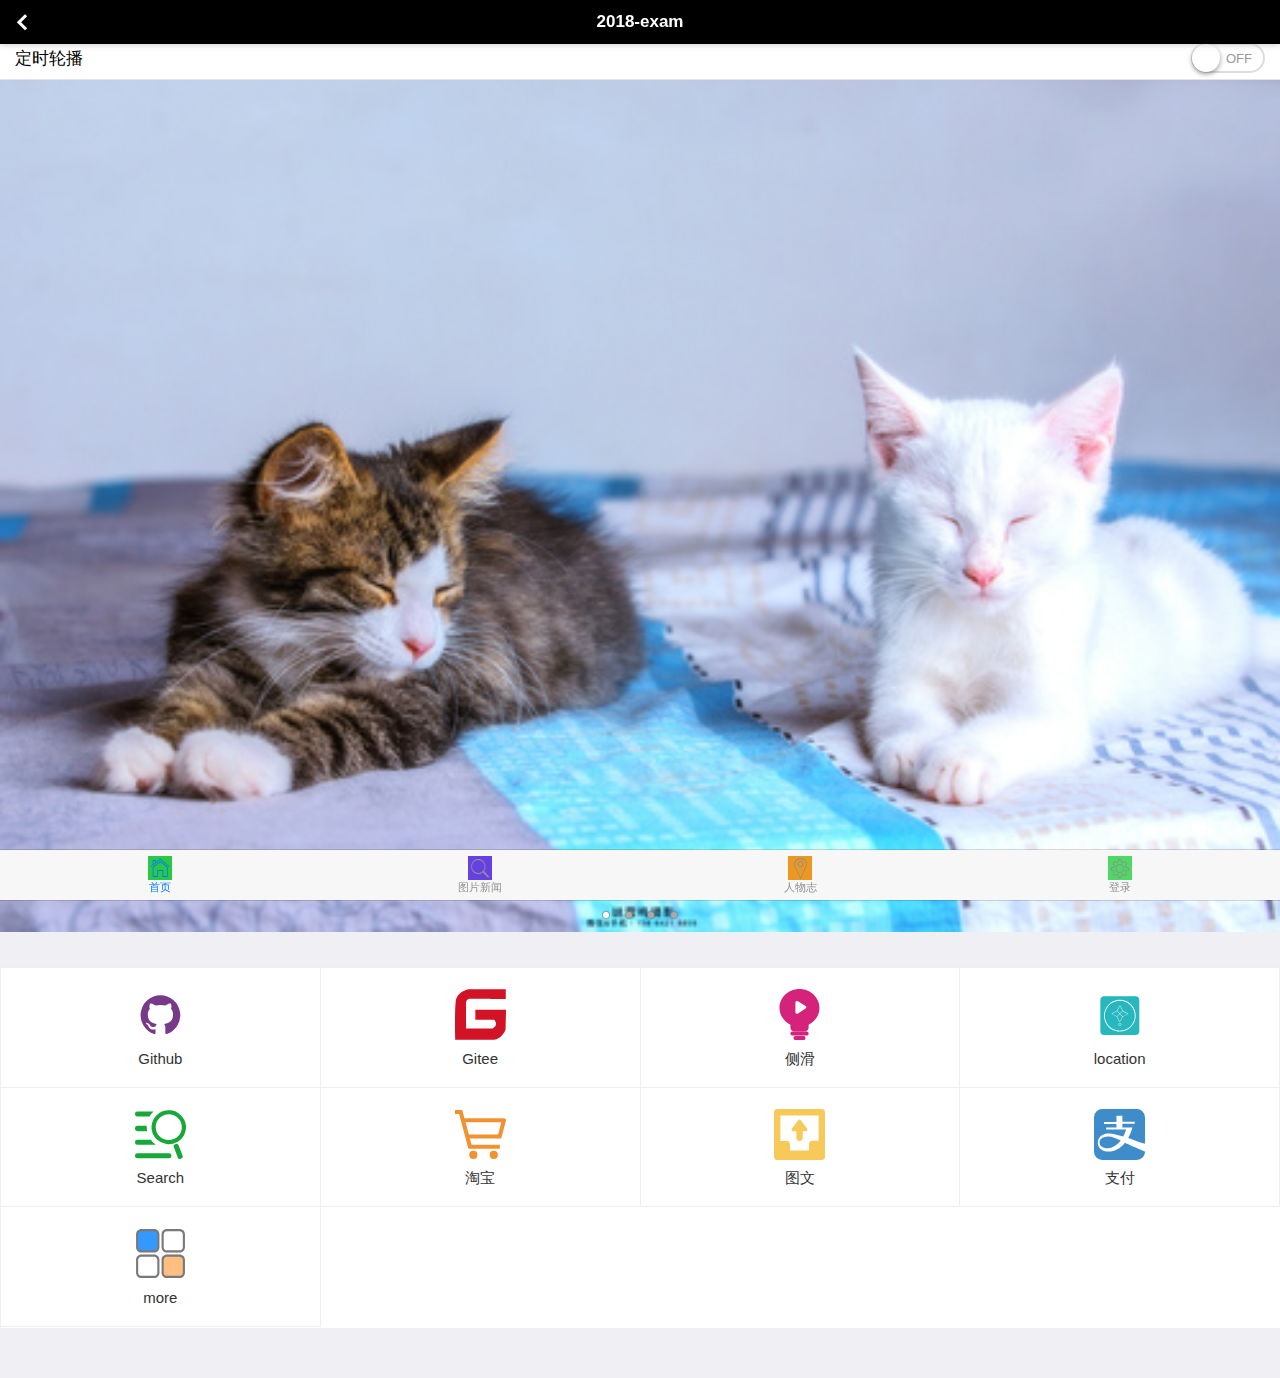
<file: qmks/index.html>
<!DOCTYPE html>
<html>

	<head>
		<meta charset="utf-8">
		<title>Hello MUI</title>
		<meta name="viewport" content="width=device-width, initial-scale=1,maximum-scale=1,user-scalable=no">
		<meta name="apple-mobile-web-app-capable" content="yes">
		<meta name="apple-mobile-web-app-status-bar-style" content="black">

		<!--标准mui.css-->
		<link rel="stylesheet" href="css/mui.min.css">
		<link rel="stylesheet" href="css/exam.css">
		<link rel="stylesheet" href="css/app.css">
		<link rel="stylesheet" href="css/iconfont.css">
		<!--App自定义的css-->
		<!--<link rel="stylesheet" type="text/css" href="../css/app.css"/>-->
	</head>

<style>
.icon {
  width: 3em;
  height: 3em;
  vertical-align: -0.15em;
  fill: currentColor;
  overflow: hidden;
}
</style>



	<body>
		<header class="mui-bar mui-bar-nav">
			<a class="mui-action-back mui-icon mui-icon-left-nav mui-pull-left"></a>
			<h1 class="mui-title">2018-exam</h1>
		</header>
		<div class="mui-content">
			<ul class="mui-table-view mui-table-view-chevron">
				<li id="switch" class="mui-table-view-cell">
					定时轮播
					<div class="mui-switch">
						<div class="mui-switch-handle"></div>
					</div>
				</li>
			</ul>
		</div>
		<div id="slider" class="mui-slider" >
			<div class="mui-slider-group mui-slider-loop">
				<!-- 额外增加的一个节点(循环轮播：第一个节点是最后一张轮播) -->
				<div class="mui-slider-item mui-slider-item-duplicate">
					<a href="#">
						<img src="images/yuantiao.jpg">
					</a>
				</div>
				<!-- 第一张 -->
				<div class="mui-slider-item">
					<a href="#">
						<img src="images/shuijiao.jpg">
					</a>
				</div>
				<!-- 第二张 -->
				<div class="mui-slider-item">
					<a href="#">
						<img src="images/muwu.jpg">
					</a>
				</div>
				<!-- 第三张 -->
				<div class="mui-slider-item">
					<a href="#">
						<img src="images/cbd.jpg">
					</a>
				</div>
				<!-- 第四张 -->
				<div class="mui-slider-item">
					<a href="#">
						<img src="images/yuantiao.jpg">
					</a>
				</div>
				<!-- 额外增加的一个节点(循环轮播：最后一个节点是第一张轮播) -->
				<div class="mui-slider-item mui-slider-item-duplicate">
					<a href="#">
						<img src="images/shuijiao.jpg">
					</a>
				</div>
			</div>
			<div class="mui-slider-indicator">
				<div class="mui-indicator mui-active"></div>
				<div class="mui-indicator"></div>
				<div class="mui-indicator"></div>
				<div class="mui-indicator"></div>
			</div>
		</div>
		<nav class="mui-bar mui-bar-tab">
		    <a class="mui-tab-item mui-active" href="index.html">
		        <span class="mui-icon mui-icon-home"></span>
		        <span class="mui-tab-label">首页</span>
		    </a>
		    <a class="mui-tab-item" href="imageviewer.html">
		        <span class="mui-icon mui-icon-search"></span>
		        <span class="mui-tab-label">图片新闻</span>
		    </a>
		    <a class="mui-tab-item" href="page1.html">
		        <span class="mui-icon mui-icon-location"></span>
		        <span class="mui-tab-label">人物志</span>
		    </a>
		    <a class="mui-tab-item" href="login.html">
		        <span class="mui-icon mui-icon-gear"></span>
		        <span class="mui-tab-label">登录</span>
		    </a>
		</nav>

<div class="mui-content">
		        <ul class="mui-table-view mui-grid-view mui-grid-9">
		            <li class="mui-table-view-cell mui-media mui-col-xs-4 mui-col-sm-3"><a href="https://github.com/Crayon2">
		                    <svg class="icon" aria-hidden="true">
                            <use xlink:href="#icon-weibiaoti-_huaban"></use>
                            </svg>
                            <div class="mui-media-body">Github</div></a></li>
		                    
		            <li class="mui-table-view-cell mui-media mui-col-xs-4 mui-col-sm-3" ><a href="https://gitee.com/crayon-heimi">
		                    <svg class="icon" aria-hidden="true">
                            <use xlink:href="#icon-G"></use>
                            </svg>

		                    <div class="mui-media-body">Gitee</div></a></li>
		                    
		            <li class="mui-table-view-cell mui-media mui-col-xs-4 mui-col-sm-3"><a href="offcanvas-drag-left.html">
		                    <svg class="icon" aria-hidden="true">
                            <use xlink:href="#icon-cehua"></use>
                            </svg>
		                    <div class="mui-media-body">侧滑</div></a></li>
		            <li class="mui-table-view-cell mui-media mui-col-xs-4 mui-col-sm-3"><a href="https://www.amap.com/">
		                     <svg class="icon" aria-hidden="true">
                            <use xlink:href="#icon-location"></use>
                            </svg><div class="mui-media-body">location</div></a></li>
		            <li class="mui-table-view-cell mui-media mui-col-xs-4 mui-col-sm-3" ><a href="https://www.baidu.com/">
		                     <svg class="icon" aria-hidden="true">
                            <use xlink:href="#icon-sousuo"></use>
                            </svg><div class="mui-media-body">Search</div></a></li>
		            <li class="mui-table-view-cell mui-media mui-col-xs-4 mui-col-sm-3" ><a href="https://www.taobao.com/">
		                     <svg class="icon" aria-hidden="true">
                            <use xlink:href="#icon-shopping"></use>
                            </svg><div class="mui-media-body">淘宝</div></a></li>
		            <li class="mui-table-view-cell mui-media mui-col-xs-4 mui-col-sm-3"><a href="slider-table-default.html">
		                     <svg class="icon" aria-hidden="true">
                            <use xlink:href="#icon-tuwen"></use>
                            </svg><div class="mui-media-body">图文</div></a></li>
		            <li class="mui-table-view-cell mui-media mui-col-xs-4 mui-col-sm-3" ><a href="beecloud.html">
		                     <svg class="icon" aria-hidden="true">
                            <use xlink:href="#icon-Alipay"></use>
                            </svg> <div class="mui-media-body">支付</div></a></li>
		           <li class="mui-table-view-cell mui-media mui-col-xs-4 mui-col-sm-3"><a href="input.html">
		                    <svg class="icon" aria-hidden="true">
                            <use xlink:href="#icon-gengduo"></use>
                            </svg> <div class="mui-media-body">more</div></a></li>
		        </ul> 
		</div>
		
		                   


<script src="js/iconfont.js"></script>
		<script src="js/mui.min.js"></script>
		<script type="text/javascript" charset="utf-8">
			mui.init({
				swipeBack:true //启用右滑关闭功能
			});
			var slider = mui("#slider");
			document.getElementById("switch").addEventListener('toggle', function(e) {
				if (e.detail.isActive) {
					slider.slider({
						interval: 5000
					});
				} else {
					slider.slider({
						interval: 0
					});
				}
			});
		</script>
	
	<script >
        	mui.init();   	mui('body').on('tap','a',function(){document.location.href=this.href;});
	   </script>

	</body>

</html>
</file>
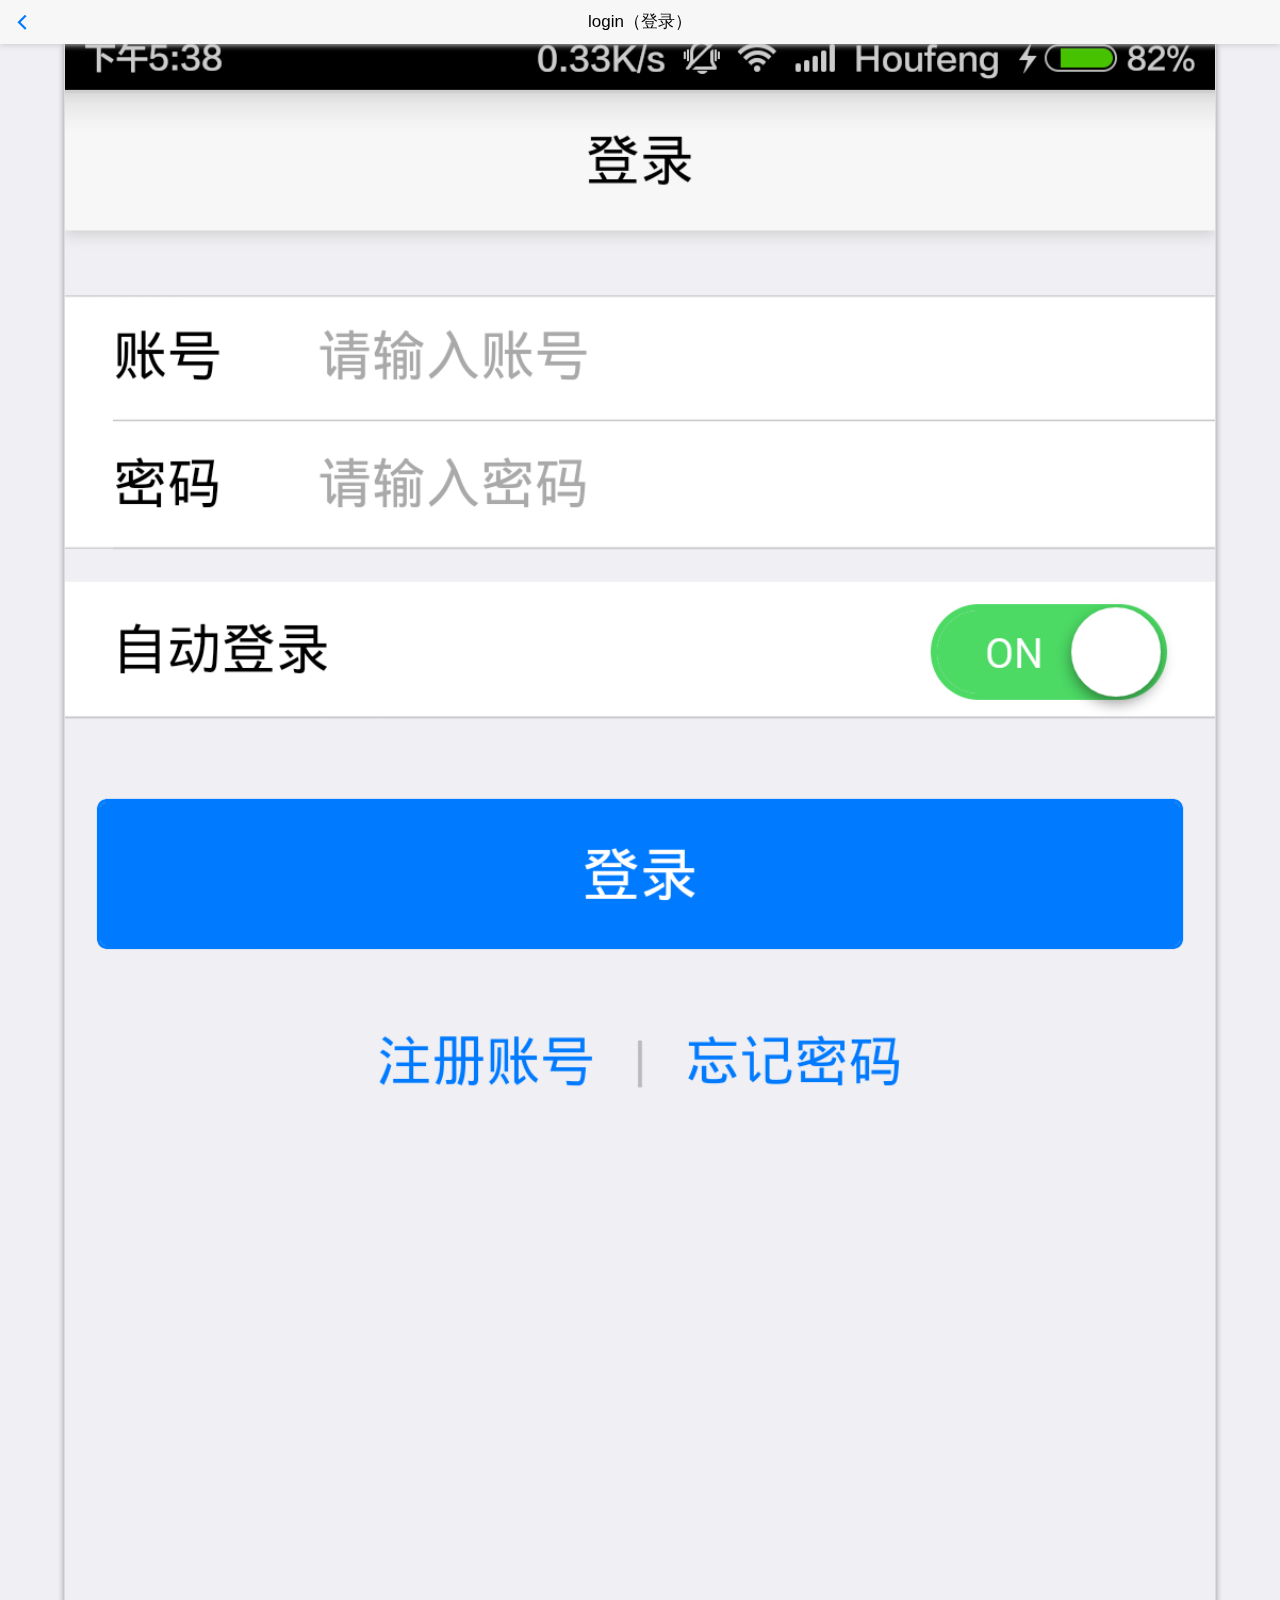
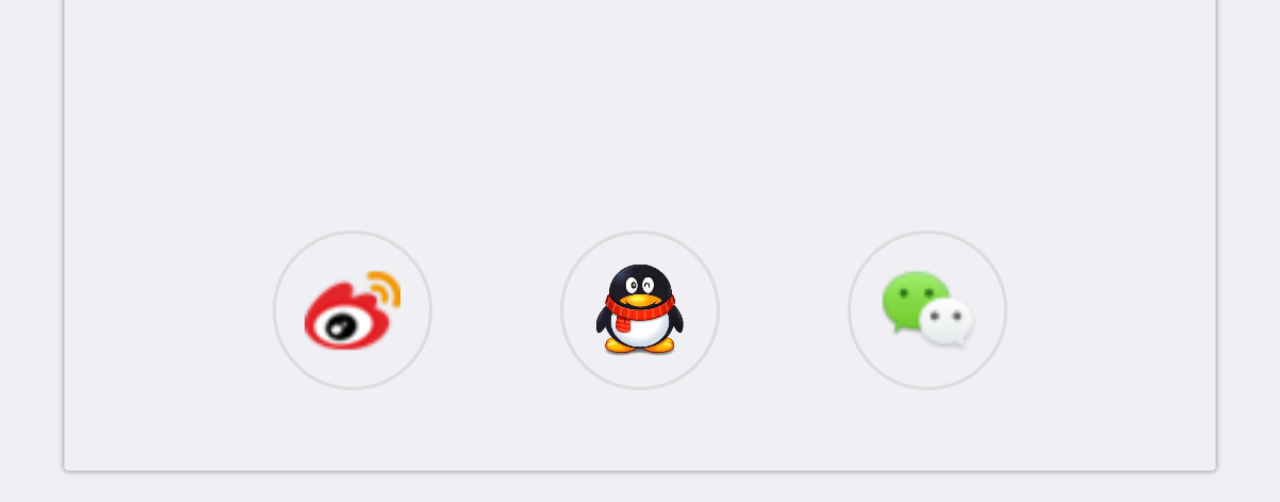
<file: qmks/login.html>
<!DOCTYPE html>
<html>

	<head>
		<meta charset="utf-8">
		<meta name="viewport" content="width=device-width,initial-scale=1,minimum-scale=1,maximum-scale=1,user-scalable=no" />
		<title></title>
		<link href="css/mui.min.css" rel="stylesheet" />
		<!--App自定义的css-->
		<link rel="stylesheet" type="text/css" href="css/app.css" />
		<style>
			h5,
			p,
			ol,
			li {
				color: #666;
				font-size: 14px;
			}
			h5 {
				font-weight: bold;
			}
			p,
			ol {
				padding: 5px auto;
				margin-bottom: 20px;
			}
			p,
			li {
				color: #999;
			}
			img {
				width: 90%;
				border: solid 1px #ddd;
				border-radius: 5px;
				box-shadow: 0px 0px 5px 1px #aaa;
				margin: 5px auto;
			}
		</style>
	</head>

	<body>
		<header class="mui-bar mui-bar-nav">
			<a class="mui-action-back mui-icon mui-icon-left-nav mui-pull-left"></a>
			<h1 class="mui-title">login（登录）</h1>
		</header>
		<p></p>
		<p></p>
		<p></p>
		<p></p>
				<p style="text-align: center;">
					<img src="images/login-1.png" />
				</p>
			</div>
		</div>
		<script src="js/mui.min.js"></script>
		<script type="text/javascript" charset="utf-8">
			(function(mui, window, document, undefined) {
				mui.init();
				var qsa = function() {
					return [].slice.call(document.querySelectorAll.apply(document, arguments));
				};
				qsa("[_src]").forEach(function(item) {
					item.addEventListener('tap', function() {
						var url = this.getAttribute('_src');
						if (url) {
							plus.runtime.openURL(url);
						};
					}, false);
				});
			})(mui, window, document, undefined);
		</script>
	</body>

</html>
</file>
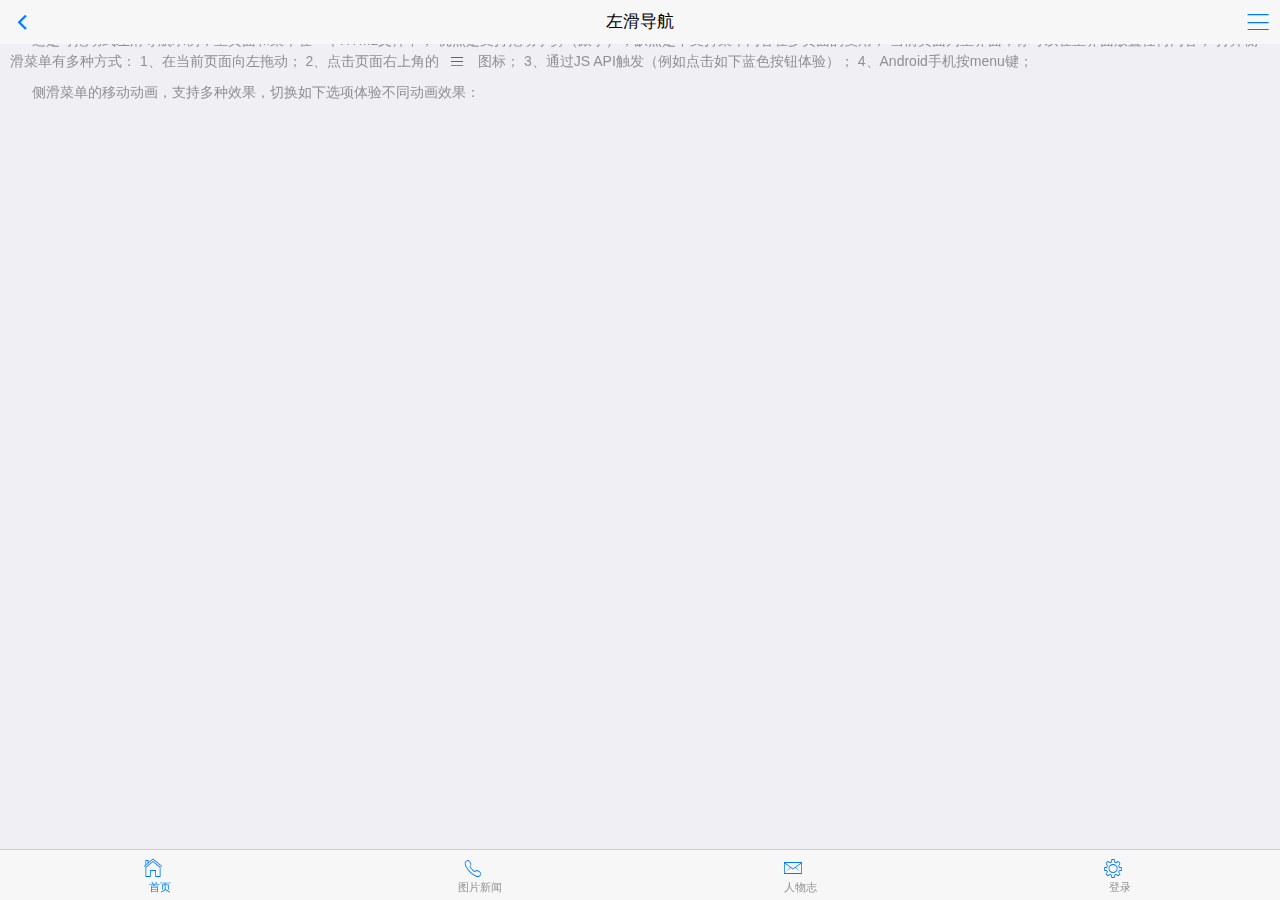
<file: qmks/offcanvas-drag-left.html>
<!DOCTYPE html>
<html>

	<head>
		<meta charset="utf-8">
		<title>Hello MUI</title>
		<meta name="viewport" content="width=device-width, initial-scale=1,maximum-scale=1,user-scalable=no">
		<meta name="apple-mobile-web-app-capable" content="yes">
		<meta name="apple-mobile-web-app-status-bar-style" content="black">

		<link rel="stylesheet" href="css/mui.min.css">
		<style>
			html,
			body {
				background-color: #efeff4;
			}
			p {
				text-indent: 22px;
			}
			span.mui-icon {
				font-size: 14px;
				color: #007aff;
				margin-left: -15px;
				padding-right: 10px;
			}
			.mui-off-canvas-right {
				color: #fff;
			}
			.title {
				margin: 35px 15px 10px;
			}
			.title+.content {
				margin: 10px 15px 35px;
				color: #bbb;
				text-indent: 1em;
				font-size: 14px;
				line-height: 24px;
			}
			input {
				color: #000;
			}
		</style>
	</head>

	<body>
		<!--侧滑菜单容器-->
		<div id="offCanvasWrapper" class="mui-off-canvas-wrap mui-draggable">
			<!--菜单部分-->
			<aside id="offCanvasSide" class="mui-off-canvas-right">
				<div id="offCanvasSideScroll" class="mui-scroll-wrapper">
					<div class="mui-scroll">
						<div class="title">侧滑导航</div>
						<div class="content">
							这是可拖动式侧滑菜单示例，你可以在这里放置任何内容；关闭侧滑菜单有多种方式： 1.在手机屏幕任意位置向右拖动(drag)；2.点击本侧滑菜单页之外的任意位置; 3.点击如下红色按钮
							<span class="android-only">；4.Android手机按back键；5.Android手机按menu键
							</span>。
							

						</div>
						<div class="title" style="margin-bottom: 25px;">侧滑列表示例</div>
						<ul class="mui-table-view mui-table-view-chevron mui-table-view-inverted">
							<li class="mui-table-view-cell">
								<a class="mui-navigate-right">
									广州非遗
								</a>
							</li>
							<li class="mui-table-view-cell">
								<a class="mui-navigate-right">
								东莞非遗
								</a>
							</li>
							<li class="mui-table-view-cell">
								<a class="mui-navigate-right">
									Item 3
								</a>
							</li>
							<li class="mui-table-view-cell">
								<a class="mui-navigate-right">
									Item 4
								</a>
							</li>
							<li class="mui-table-view-cell">
								<a class="mui-navigate-right">
									Item 5
								</a>
							</li>
							<li class="mui-table-view-cell">
								<a class="mui-navigate-right">
								Item 6
							</a>
							</li>

						</ul>
					</div>
				</div>
			</aside>
			<div class="mui-inner-wrap">
				<header class="mui-bar mui-bar-nav">
					<a class="mui-action-back mui-icon mui-icon-back mui-pull-left"></a>
					<a id="offCanvasBtn" href="#offCanvasSide" class="mui-icon mui-action-menu mui-icon-bars mui-pull-right"></a>
					<h1 class="mui-title">左滑导航</h1>
				</header>
				<div id="offCanvasContentScroll" class="mui-content mui-scroll-wrapper">
					<div class="mui-scroll">
						<div class="mui-content-padded">
							<p>这是可拖动式左滑导航示例，主页面和菜单在一个HTML文件中， 优点是支持拖动手势（跟手），缺点是不支持菜单内容在多页面的复用； 当前页面为主界面，你可以在主界面放置任何内容； 打开侧滑菜单有多种方式： 1、在当前页面向左拖动； 2、点击页面右上角的
								<span class="mui-icon mui-icon-bars"></span> 图标； 3、通过JS API触发（例如点击如下蓝色按钮体验）；
								<span class="android-only">4、Android手机按menu键；</span>
							</p>
							
							<p>侧滑菜单的移动动画，支持多种效果，切换如下选项体验不同动画效果：</p>

						</div>

						

					</div>
				</div>
				<!-- off-canvas backdrop -->
				<div class="mui-off-canvas-backdrop"></div>
			</div>
			
		</div>
		<nav class="mui-bar mui-bar-tab">
		    <a class="mui-tab-item mui-active" href="index.html">
		        <span class="mui-icon mui-icon-home"></span>
		        <span class="mui-tab-label">首页</span>
		    </a>
		    <a class="mui-tab-item" href="imageviewer.html">
		        <span class="mui-icon mui-icon-phone"></span>
		        <span class="mui-tab-label">图片新闻</span>
		    </a>
		    <a class="mui-tab-item" href="page1.html">
		        <span class="mui-icon mui-icon-email"></span>
		        <span class="mui-tab-label">人物志</span>
		    </a>
		    <a class="mui-tab-item" href="login.html">
		        <span class="mui-icon mui-icon-gear"></span>
		        <span class="mui-tab-label">登录</span>
		    </a>
		</nav>
		<script src="js/mui.min.js"></script>
		<script>
			mui.init({
				swipeBack: false,
			});
			 //侧滑容器父节点
			var offCanvasWrapper = mui('#offCanvasWrapper');
			 //主界面容器
			var offCanvasInner = offCanvasWrapper[0].querySelector('.mui-inner-wrap');
			 //菜单容器
			var offCanvasSide = document.getElementById("offCanvasSide");
			 //Android暂不支持整体移动动画
			if (!mui.os.android) {
				document.getElementById("move-togger").classList.remove('mui-hidden');
				var spans = document.querySelectorAll('.android-only');
				for (var i = 0, len = spans.length; i < len; i++) {
					spans[i].style.display = "none";
				}
			}
			 //移动效果是否为整体移动
			var moveTogether = false;
			 //侧滑容器的class列表，增加.mui-slide-in即可实现菜单移动、主界面不动的效果；
			var classList = offCanvasWrapper[0].classList;
			 //变换侧滑动画移动效果；
			mui('.mui-input-group').on('change', 'input', function() {
				if (this.checked) {
					offCanvasSide.classList.remove('mui-transitioning');
					offCanvasSide.setAttribute('style', '');
					classList.remove('mui-slide-in');
					classList.remove('mui-scalable');
					switch (this.value) {
						case 'main-move':
							if (moveTogether) {
								//仅主内容滑动时，侧滑菜单在off-canvas-wrap内，和主界面并列
								offCanvasWrapper[0].insertBefore(offCanvasSide, offCanvasWrapper[0].firstElementChild);
								moveTogether = false;
							}
							break;
						case 'main-move-scalable':
							if (moveTogether) {
								//仅主内容滑动时，侧滑菜单在off-canvas-wrap内，和主界面并列
								offCanvasWrapper[0].insertBefore(offCanvasSide, offCanvasWrapper[0].firstElementChild);
							}
							classList.add('mui-scalable');
							break;
						case 'menu-move':
							classList.add('mui-slide-in');
							break;
						case 'all-move':
							moveTogether = true;
							//整体滑动时，侧滑菜单在inner-wrap内
							offCanvasInner.insertBefore(offCanvasSide, offCanvasInner.firstElementChild);
							break;
					}
					offCanvasWrapper.offCanvas().refresh();
				}
			});
			document.getElementById('offCanvasShow').addEventListener('tap', function() {
				offCanvasWrapper.offCanvas('show');
			});
			document.getElementById('offCanvasHide').addEventListener('tap', function() {
				offCanvasWrapper.offCanvas('close');
			});
			 //主界面和侧滑菜单界面均支持区域滚动；
			mui('#offCanvasSideScroll').scroll();
			mui('#offCanvasContentScroll').scroll();
			 //实现ios平台的侧滑关闭页面；
			if (mui.os.plus && mui.os.ios) {
				offCanvasWrapper[0].addEventListener('shown', function(e) { //菜单显示完成事件
					plus.webview.currentWebview().setStyle({
						'popGesture': 'none'
					});
				});
				offCanvasWrapper[0].addEventListener('hidden', function(e) { //菜单关闭完成事件
					plus.webview.currentWebview().setStyle({
						'popGesture': 'close'
					});
				});
			}
		</script>
			<script >
        	mui.init();   	mui('body').on('tap','a',function(){document.location.href=this.href;});
	   </script>
	</body>

</html>
</file>
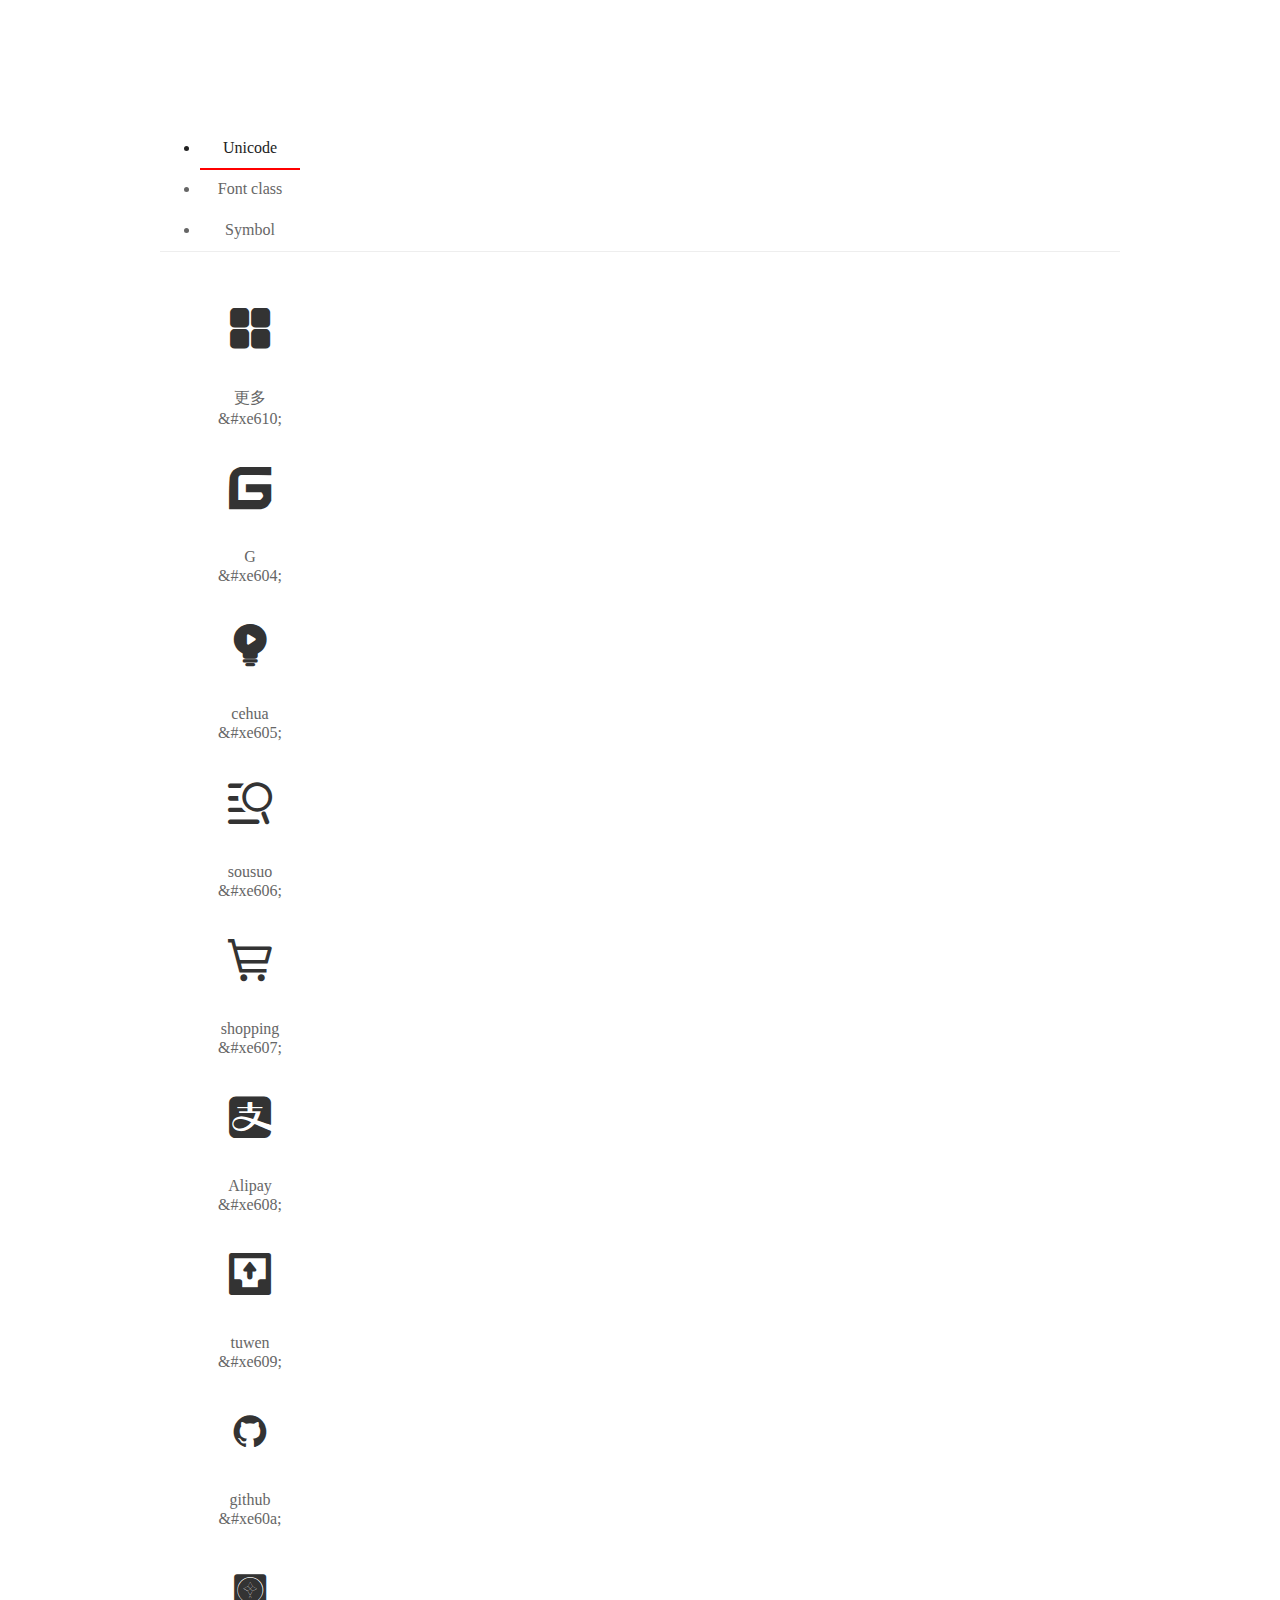
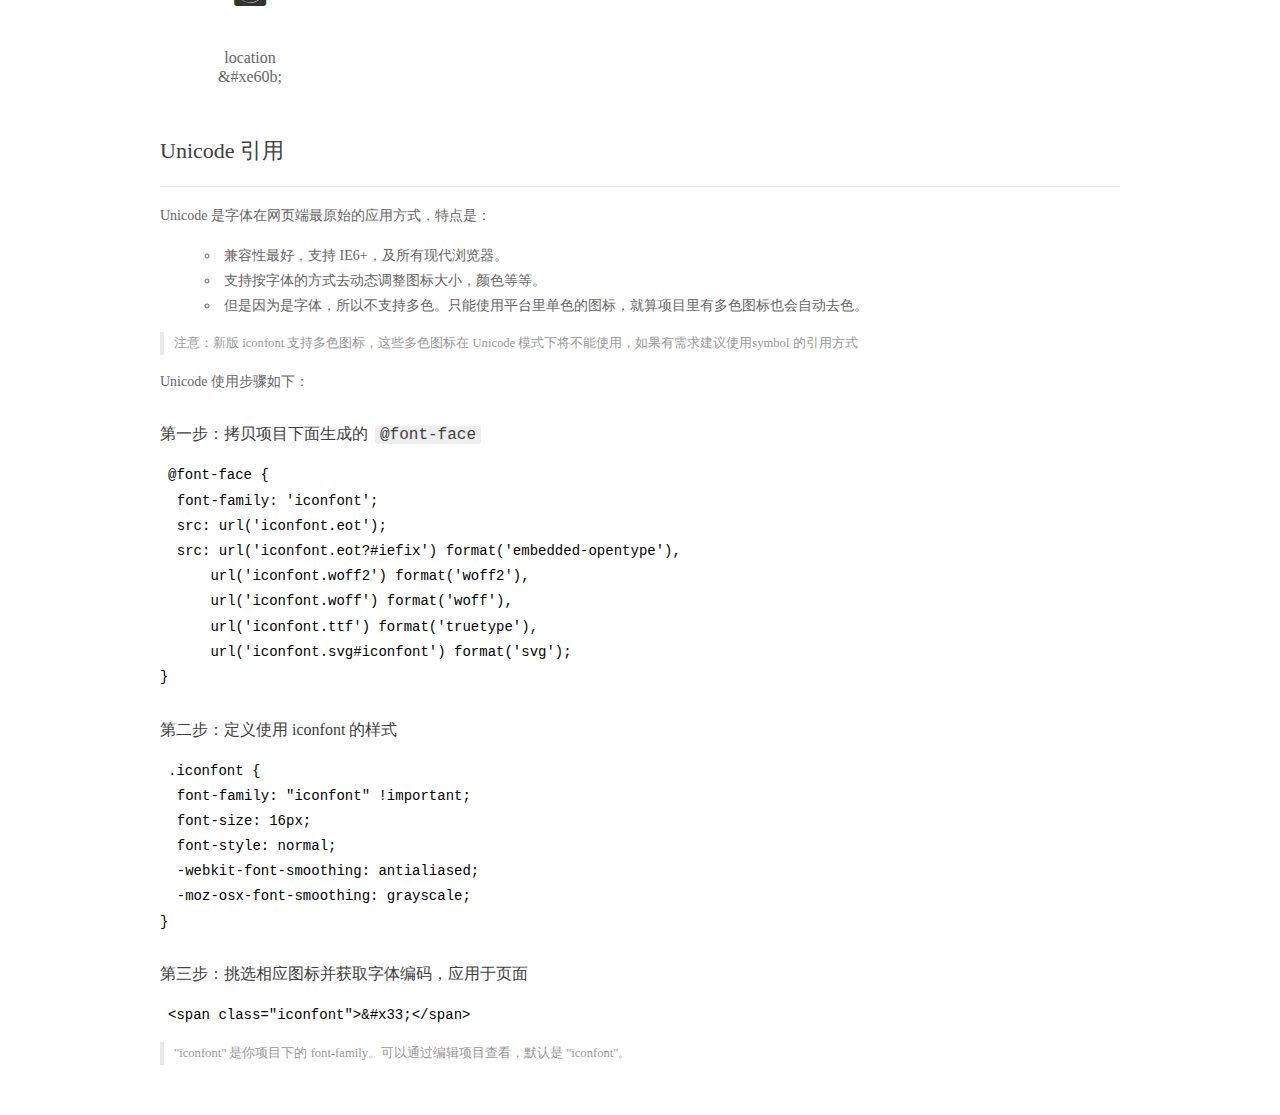
<file: qmks/icon/demo_index.html>
<!DOCTYPE html>
<html>
<head>
  <meta charset="utf-8"/>
  <title>IconFont Demo</title>
  <link rel="shortcut icon" href="https://gtms04.alicdn.com/tps/i4/TB1_oz6GVXXXXaFXpXXJDFnIXXX-64-64.ico" type="image/x-icon"/>
  <link rel="stylesheet" href="https://g.alicdn.com/thx/cube/1.3.2/cube.min.css">
  <link rel="stylesheet" href="demo.css">
  <link rel="stylesheet" href="iconfont.css">
  <script src="iconfont.js"></script>
  <!-- jQuery -->
  <script src="https://a1.alicdn.com/oss/uploads/2018/12/26/7bfddb60-08e8-11e9-9b04-53e73bb6408b.js"></script>
  <!-- 代码高亮 -->
  <script src="https://a1.alicdn.com/oss/uploads/2018/12/26/a3f714d0-08e6-11e9-8a15-ebf944d7534c.js"></script>
</head>
<body>
  <div class="main">
    <h1 class="logo"><a href="https://www.iconfont.cn/" title="iconfont 首页" target="_blank">&#xe86b;</a></h1>
    <div class="nav-tabs">
      <ul id="tabs" class="dib-box">
        <li class="dib active"><span>Unicode</span></li>
        <li class="dib"><span>Font class</span></li>
        <li class="dib"><span>Symbol</span></li>
      </ul>
      
    </div>
    <div class="tab-container">
      <div class="content unicode" style="display: block;">
          <ul class="icon_lists dib-box">
          
            <li class="dib">
              <span class="icon iconfont">&#xe610;</span>
                <div class="name">更多</div>
                <div class="code-name">&amp;#xe610;</div>
              </li>
          
            <li class="dib">
              <span class="icon iconfont">&#xe604;</span>
                <div class="name">G</div>
                <div class="code-name">&amp;#xe604;</div>
              </li>
          
            <li class="dib">
              <span class="icon iconfont">&#xe605;</span>
                <div class="name">cehua</div>
                <div class="code-name">&amp;#xe605;</div>
              </li>
          
            <li class="dib">
              <span class="icon iconfont">&#xe606;</span>
                <div class="name">sousuo</div>
                <div class="code-name">&amp;#xe606;</div>
              </li>
          
            <li class="dib">
              <span class="icon iconfont">&#xe607;</span>
                <div class="name">shopping</div>
                <div class="code-name">&amp;#xe607;</div>
              </li>
          
            <li class="dib">
              <span class="icon iconfont">&#xe608;</span>
                <div class="name">Alipay</div>
                <div class="code-name">&amp;#xe608;</div>
              </li>
          
            <li class="dib">
              <span class="icon iconfont">&#xe609;</span>
                <div class="name">tuwen</div>
                <div class="code-name">&amp;#xe609;</div>
              </li>
          
            <li class="dib">
              <span class="icon iconfont">&#xe60a;</span>
                <div class="name">github</div>
                <div class="code-name">&amp;#xe60a;</div>
              </li>
          
            <li class="dib">
              <span class="icon iconfont">&#xe60b;</span>
                <div class="name">location</div>
                <div class="code-name">&amp;#xe60b;</div>
              </li>
          
          </ul>
          <div class="article markdown">
          <h2 id="unicode-">Unicode 引用</h2>
          <hr>

          <p>Unicode 是字体在网页端最原始的应用方式，特点是：</p>
          <ul>
            <li>兼容性最好，支持 IE6+，及所有现代浏览器。</li>
            <li>支持按字体的方式去动态调整图标大小，颜色等等。</li>
            <li>但是因为是字体，所以不支持多色。只能使用平台里单色的图标，就算项目里有多色图标也会自动去色。</li>
          </ul>
          <blockquote>
            <p>注意：新版 iconfont 支持多色图标，这些多色图标在 Unicode 模式下将不能使用，如果有需求建议使用symbol 的引用方式</p>
          </blockquote>
          <p>Unicode 使用步骤如下：</p>
          <h3 id="-font-face">第一步：拷贝项目下面生成的 <code>@font-face</code></h3>
<pre><code class="language-css"
>@font-face {
  font-family: 'iconfont';
  src: url('iconfont.eot');
  src: url('iconfont.eot?#iefix') format('embedded-opentype'),
      url('iconfont.woff2') format('woff2'),
      url('iconfont.woff') format('woff'),
      url('iconfont.ttf') format('truetype'),
      url('iconfont.svg#iconfont') format('svg');
}
</code></pre>
          <h3 id="-iconfont-">第二步：定义使用 iconfont 的样式</h3>
<pre><code class="language-css"
>.iconfont {
  font-family: "iconfont" !important;
  font-size: 16px;
  font-style: normal;
  -webkit-font-smoothing: antialiased;
  -moz-osx-font-smoothing: grayscale;
}
</code></pre>
          <h3 id="-">第三步：挑选相应图标并获取字体编码，应用于页面</h3>
<pre>
<code class="language-html"
>&lt;span class="iconfont"&gt;&amp;#x33;&lt;/span&gt;
</code></pre>
          <blockquote>
            <p>"iconfont" 是你项目下的 font-family。可以通过编辑项目查看，默认是 "iconfont"。</p>
          </blockquote>
          </div>
      </div>
      <div class="content font-class">
        <ul class="icon_lists dib-box">
          
          <li class="dib">
            <span class="icon iconfont icon-gengduo"></span>
            <div class="name">
              更多
            </div>
            <div class="code-name">.icon-gengduo
            </div>
          </li>
          
          <li class="dib">
            <span class="icon iconfont icon-G"></span>
            <div class="name">
              G
            </div>
            <div class="code-name">.icon-G
            </div>
          </li>
          
          <li class="dib">
            <span class="icon iconfont icon-cehua"></span>
            <div class="name">
              cehua
            </div>
            <div class="code-name">.icon-cehua
            </div>
          </li>
          
          <li class="dib">
            <span class="icon iconfont icon-sousuo"></span>
            <div class="name">
              sousuo
            </div>
            <div class="code-name">.icon-sousuo
            </div>
          </li>
          
          <li class="dib">
            <span class="icon iconfont icon-shopping"></span>
            <div class="name">
              shopping
            </div>
            <div class="code-name">.icon-shopping
            </div>
          </li>
          
          <li class="dib">
            <span class="icon iconfont icon-Alipay"></span>
            <div class="name">
              Alipay
            </div>
            <div class="code-name">.icon-Alipay
            </div>
          </li>
          
          <li class="dib">
            <span class="icon iconfont icon-tuwen"></span>
            <div class="name">
              tuwen
            </div>
            <div class="code-name">.icon-tuwen
            </div>
          </li>
          
          <li class="dib">
            <span class="icon iconfont icon-weibiaoti-_huaban"></span>
            <div class="name">
              github
            </div>
            <div class="code-name">.icon-weibiaoti-_huaban
            </div>
          </li>
          
          <li class="dib">
            <span class="icon iconfont icon-location"></span>
            <div class="name">
              location
            </div>
            <div class="code-name">.icon-location
            </div>
          </li>
          
        </ul>
        <div class="article markdown">
        <h2 id="font-class-">font-class 引用</h2>
        <hr>

        <p>font-class 是 Unicode 使用方式的一种变种，主要是解决 Unicode 书写不直观，语意不明确的问题。</p>
        <p>与 Unicode 使用方式相比，具有如下特点：</p>
        <ul>
          <li>兼容性良好，支持 IE8+，及所有现代浏览器。</li>
          <li>相比于 Unicode 语意明确，书写更直观。可以很容易分辨这个 icon 是什么。</li>
          <li>因为使用 class 来定义图标，所以当要替换图标时，只需要修改 class 里面的 Unicode 引用。</li>
          <li>不过因为本质上还是使用的字体，所以多色图标还是不支持的。</li>
        </ul>
        <p>使用步骤如下：</p>
        <h3 id="-fontclass-">第一步：引入项目下面生成的 fontclass 代码：</h3>
<pre><code class="language-html">&lt;link rel="stylesheet" href="./iconfont.css"&gt;
</code></pre>
        <h3 id="-">第二步：挑选相应图标并获取类名，应用于页面：</h3>
<pre><code class="language-html">&lt;span class="iconfont icon-xxx"&gt;&lt;/span&gt;
</code></pre>
        <blockquote>
          <p>"
            iconfont" 是你项目下的 font-family。可以通过编辑项目查看，默认是 "iconfont"。</p>
        </blockquote>
      </div>
      </div>
      <div class="content symbol">
          <ul class="icon_lists dib-box">
          
            <li class="dib">
                <svg class="icon svg-icon" aria-hidden="true">
                  <use xlink:href="#icon-gengduo"></use>
                </svg>
                <div class="name">更多</div>
                <div class="code-name">#icon-gengduo</div>
            </li>
          
            <li class="dib">
                <svg class="icon svg-icon" aria-hidden="true">
                  <use xlink:href="#icon-G"></use>
                </svg>
                <div class="name">G</div>
                <div class="code-name">#icon-G</div>
            </li>
          
            <li class="dib">
                <svg class="icon svg-icon" aria-hidden="true">
                  <use xlink:href="#icon-cehua"></use>
                </svg>
                <div class="name">cehua</div>
                <div class="code-name">#icon-cehua</div>
            </li>
          
            <li class="dib">
                <svg class="icon svg-icon" aria-hidden="true">
                  <use xlink:href="#icon-sousuo"></use>
                </svg>
                <div class="name">sousuo</div>
                <div class="code-name">#icon-sousuo</div>
            </li>
          
            <li class="dib">
                <svg class="icon svg-icon" aria-hidden="true">
                  <use xlink:href="#icon-shopping"></use>
                </svg>
                <div class="name">shopping</div>
                <div class="code-name">#icon-shopping</div>
            </li>
          
            <li class="dib">
                <svg class="icon svg-icon" aria-hidden="true">
                  <use xlink:href="#icon-Alipay"></use>
                </svg>
                <div class="name">Alipay</div>
                <div class="code-name">#icon-Alipay</div>
            </li>
          
            <li class="dib">
                <svg class="icon svg-icon" aria-hidden="true">
                  <use xlink:href="#icon-tuwen"></use>
                </svg>
                <div class="name">tuwen</div>
                <div class="code-name">#icon-tuwen</div>
            </li>
          
            <li class="dib">
                <svg class="icon svg-icon" aria-hidden="true">
                  <use xlink:href="#icon-weibiaoti-_huaban"></use>
                </svg>
                <div class="name">github</div>
                <div class="code-name">#icon-weibiaoti-_huaban</div>
            </li>
          
            <li class="dib">
                <svg class="icon svg-icon" aria-hidden="true">
                  <use xlink:href="#icon-location"></use>
                </svg>
                <div class="name">location</div>
                <div class="code-name">#icon-location</div>
            </li>
          
          </ul>
          <div class="article markdown">
          <h2 id="symbol-">Symbol 引用</h2>
          <hr>

          <p>这是一种全新的使用方式，应该说这才是未来的主流，也是平台目前推荐的用法。相关介绍可以参考这篇<a href="">文章</a>
            这种用法其实是做了一个 SVG 的集合，与另外两种相比具有如下特点：</p>
          <ul>
            <li>支持多色图标了，不再受单色限制。</li>
            <li>通过一些技巧，支持像字体那样，通过 <code>font-size</code>, <code>color</code> 来调整样式。</li>
            <li>兼容性较差，支持 IE9+，及现代浏览器。</li>
            <li>浏览器渲染 SVG 的性能一般，还不如 png。</li>
          </ul>
          <p>使用步骤如下：</p>
          <h3 id="-symbol-">第一步：引入项目下面生成的 symbol 代码：</h3>
<pre><code class="language-html">&lt;script src="./iconfont.js"&gt;&lt;/script&gt;
</code></pre>
          <h3 id="-css-">第二步：加入通用 CSS 代码（引入一次就行）：</h3>
<pre><code class="language-html">&lt;style&gt;
.icon {
  width: 1em;
  height: 1em;
  vertical-align: -0.15em;
  fill: currentColor;
  overflow: hidden;
}
&lt;/style&gt;
</code></pre>
          <h3 id="-">第三步：挑选相应图标并获取类名，应用于页面：</h3>
<pre><code class="language-html">&lt;svg class="icon" aria-hidden="true"&gt;
  &lt;use xlink:href="#icon-xxx"&gt;&lt;/use&gt;
&lt;/svg&gt;
</code></pre>
          </div>
      </div>

    </div>
  </div>
  <script>
  $(document).ready(function () {
      $('.tab-container .content:first').show()

      $('#tabs li').click(function (e) {
        var tabContent = $('.tab-container .content')
        var index = $(this).index()

        if ($(this).hasClass('active')) {
          return
        } else {
          $('#tabs li').removeClass('active')
          $(this).addClass('active')

          tabContent.hide().eq(index).fadeIn()
        }
      })
    })
  </script>
</body>
</html>
</file>
<file: qmks/css/exam.css>
.mui-bar-nav{
	background-color: #000000;
}
.mui-bar-nav .mui-title,.mui-bar-nav a{
	color: #FFFFFF;
	font-weight: 600;
}
.mui-grid-view.mui-grid-9{background: #FFFFFF;}
.mui-table-view.mui-grid-view .mui-table-view-cell span{
	font-size: 2em;
	padding: 0.8rem;
	color: #FFFFFF;
	text-align: center;
	border-radius: 1rem;
	background-image: none;
}
.mui-icon.mui-icon-home{
	background-color: #2AC845;
}
.mui-icon-email{
	background-color: #007AFF;
}

.mui-icon-chatbubble{
	background-color: #CF2D28;
}

.mui-icon-location{
	background-color: #EC971F;
}

.mui-icon-search{
	background-color: #6641E2;
}

.mui-icon-phone{
	background-color: #FF0000;
}

.mui-icon-gear{
	background-color: #4CD964;
}

.mui-icon-info{
	background-color: #CE2D28;
}

.mui-icon-more{
	background-color: #8A6DE3;
}
</file>
<file: qmks/css/app.css>
/*
 *这是单独为hello mui准备的个性化css，可以覆盖标准mui的css定义；
 * 在实际项目开发时，建议为App单独写一个css文件，从而实现项目的自定义皮肤功能；
 * 
 * */
.mui-plus header.mui-bar{
	display: none;
}
.mui-plus .mui-bar-nav~.mui-content{
	padding: 0;
}

/*hm开头的表示仅为 Hello MUI示例定义*/
.hm-description{
	margin: .5em 0;
}

.hm-description>li {
	font-size: 14px;
	color: #8f8f94;
</file>
<file: qmks/css/iconfont.css>
@font-face {font-family: "iconfont";
  src: url('iconfont.eot?t=1577339883827'); /* IE9 */
  src: url('iconfont.eot?t=1577339883827#iefix') format('embedded-opentype'), /* IE6-IE8 */
  url('[data-uri]') format('woff2'),
  url('iconfont.woff?t=1577339883827') format('woff'),
  url('iconfont.ttf?t=1577339883827') format('truetype'), /* chrome, firefox, opera, Safari, Android, iOS 4.2+ */
  url('iconfont.svg?t=1577339883827#iconfont') format('svg'); /* iOS 4.1- */
}

.iconfont {
  font-family: "iconfont" !important;
  font-size: 16px;
  font-style: normal;
  -webkit-font-smoothing: antialiased;
  -moz-osx-font-smoothing: grayscale;
}

.icon-gengduo:before {
  content: "\e610";
}

.icon-G:before {
  content: "\e604";
}

.icon-cehua:before {
  content: "\e605";
}

.icon-sousuo:before {
  content: "\e606";
}

.icon-shopping:before {
  content: "\e607";
}

.icon-Alipay:before {
  content: "\e608";
}

.icon-tuwen:before {
  content: "\e609";
}

.icon-weibiaoti-_huaban:before {
  content: "\e60a";
}

.icon-location:before {
  content: "\e60b";
}
</file>
<file: qmks/icon/demo.css>
/* Logo 字体 */
@font-face {
  font-family: "iconfont logo";
  src: url('https://at.alicdn.com/t/font_985780_km7mi63cihi.eot?t=1545807318834');
  src: url('https://at.alicdn.com/t/font_985780_km7mi63cihi.eot?t=1545807318834#iefix') format('embedded-opentype'),
    url('https://at.alicdn.com/t/font_985780_km7mi63cihi.woff?t=1545807318834') format('woff'),
    url('https://at.alicdn.com/t/font_985780_km7mi63cihi.ttf?t=1545807318834') format('truetype'),
    url('https://at.alicdn.com/t/font_985780_km7mi63cihi.svg?t=1545807318834#iconfont') format('svg');
}

.logo {
  font-family: "iconfont logo";
  font-size: 160px;
  font-style: normal;
  -webkit-font-smoothing: antialiased;
  -moz-osx-font-smoothing: grayscale;
}

/* tabs */
.nav-tabs {
  position: relative;
}

.nav-tabs .nav-more {
  position: absolute;
  right: 0;
  bottom: 0;
  height: 42px;
  line-height: 42px;
  color: #666;
}

#tabs {
  border-bottom: 1px solid #eee;
}

#tabs li {
  cursor: pointer;
  width: 100px;
  height: 40px;
  line-height: 40px;
  text-align: center;
  font-size: 16px;
  border-bottom: 2px solid transparent;
  position: relative;
  z-index: 1;
  margin-bottom: -1px;
  color: #666;
}


#tabs .active {
  border-bottom-color: #f00;
  color: #222;
}

.tab-container .content {
  display: none;
}

/* 页面布局 */
.main {
  padding: 30px 100px;
  width: 960px;
  margin: 0 auto;
}

.main .logo {
  color: #333;
  text-align: left;
  margin-bottom: 30px;
  line-height: 1;
  height: 110px;
  margin-top: -50px;
  overflow: hidden;
  *zoom: 1;
}

.main .logo a {
  font-size: 160px;
  color: #333;
}

.helps {
  margin-top: 40px;
}

.helps pre {
  padding: 20px;
  margin: 10px 0;
  border: solid 1px #e7e1cd;
  background-color: #fffdef;
  overflow: auto;
}

.icon_lists {
  width: 100% !important;
  overflow: hidden;
  *zoom: 1;
}

.icon_lists li {
  width: 100px;
  margin-bottom: 10px;
  margin-right: 20px;
  text-align: center;
  list-style: none !important;
  cursor: default;
}

.icon_lists li .code-name {
  line-height: 1.2;
}

.icon_lists .icon {
  display: block;
  height: 100px;
  line-height: 100px;
  font-size: 42px;
  margin: 10px auto;
  color: #333;
  -webkit-transition: font-size 0.25s linear, width 0.25s linear;
  -moz-transition: font-size 0.25s linear, width 0.25s linear;
  transition: font-size 0.25s linear, width 0.25s linear;
}

.icon_lists .icon:hover {
  font-size: 100px;
}

.icon_lists .svg-icon {
  /* 通过设置 font-size 来改变图标大小 */
  width: 1em;
  /* 图标和文字相邻时，垂直对齐 */
  vertical-align: -0.15em;
  /* 通过设置 color 来改变 SVG 的颜色/fill */
  fill: currentColor;
  /* path 和 stroke 溢出 viewBox 部分在 IE 下会显示
      normalize.css 中也包含这行 */
  overflow: hidden;
}

.icon_lists li .name,
.icon_lists li .code-name {
  color: #666;
}

/* markdown 样式 */
.markdown {
  color: #666;
  font-size: 14px;
  line-height: 1.8;
}

.highlight {
  line-height: 1.5;
}

.markdown img {
  vertical-align: middle;
  max-width: 100%;
}

.markdown h1 {
  color: #404040;
  font-weight: 500;
  line-height: 40px;
  margin-bottom: 24px;
}

.markdown h2,
.markdown h3,
.markdown h4,
.markdown h5,
.markdown h6 {
  color: #404040;
  margin: 1.6em 0 0.6em 0;
  font-weight: 500;
  clear: both;
}

.markdown h1 {
  font-size: 28px;
}

.markdown h2 {
  font-size: 22px;
}

.markdown h3 {
  font-size: 16px;
}

.markdown h4 {
  font-size: 14px;
}

.markdown h5 {
  font-size: 12px;
}

.markdown h6 {
  font-size: 12px;
}

.markdown hr {
  height: 1px;
  border: 0;
  background: #e9e9e9;
  margin: 16px 0;
  clear: both;
}

.markdown p {
  margin: 1em 0;
}

.markdown>p,
.markdown>blockquote,
.markdown>.highlight,
.markdown>ol,
.markdown>ul {
  width: 80%;
}

.markdown ul>li {
  list-style: circle;
}

.markdown>ul li,
.markdown blockquote ul>li {
  margin-left: 20px;
  padding-left: 4px;
}

.markdown>ul li p,
.markdown>ol li p {
  margin: 0.6em 0;
}

.markdown ol>li {
  list-style: decimal;
}

.markdown>ol li,
.markdown blockquote ol>li {
  margin-left: 20px;
  padding-left: 4px;
}

.markdown code {
  margin: 0 3px;
  padding: 0 5px;
  background: #eee;
  border-radius: 3px;
}

.markdown strong,
.markdown b {
  font-weight: 600;
}

.markdown>table {
  border-collapse: collapse;
  border-spacing: 0px;
  empty-cells: show;
  border: 1px solid #e9e9e9;
  width: 95%;
  margin-bottom: 24px;
}

.markdown>table th {
  white-space: nowrap;
  color: #333;
  font-weight: 600;
}

.markdown>table th,
.markdown>table td {
  border: 1px solid #e9e9e9;
  padding: 8px 16px;
  text-align: left;
}

.markdown>table th {
  background: #F7F7F7;
}

.markdown blockquote {
  font-size: 90%;
  color: #999;
  border-left: 4px solid #e9e9e9;
  padding-left: 0.8em;
  margin: 1em 0;
}

.markdown blockquote p {
  margin: 0;
}

.markdown .anchor {
  opacity: 0;
  transition: opacity 0.3s ease;
  margin-left: 8px;
}

.markdown .waiting {
  color: #ccc;
}

.markdown h1:hover .anchor,
.markdown h2:hover .anchor,
.markdown h3:hover .anchor,
.markdown h4:hover .anchor,
.markdown h5:hover .anchor,
.markdown h6:hover .anchor {
  opacity: 1;
  display: inline-block;
}

.markdown>br,
.markdown>p>br {
  clear: both;
}


.hljs {
  display: block;
  background: white;
  padding: 0.5em;
  color: #333333;
  overflow-x: auto;
}

.hljs-comment,
.hljs-meta {
  color: #969896;
}

.hljs-string,
.hljs-variable,
.hljs-template-variable,
.hljs-strong,
.hljs-emphasis,
.hljs-quote {
  color: #df5000;
}

.hljs-keyword,
.hljs-selector-tag,
.hljs-type {
  color: #a71d5d;
}

.hljs-literal,
.hljs-symbol,
.hljs-bullet,
.hljs-attribute {
  color: #0086b3;
}

.hljs-section,
.hljs-name {
  color: #63a35c;
}

.hljs-tag {
  color: #333333;
}

.hljs-title,
.hljs-attr,
.hljs-selector-id,
.hljs-selector-class,
.hljs-selector-attr,
.hljs-selector-pseudo {
  color: #795da3;
}

.hljs-addition {
  color: #55a532;
  background-color: #eaffea;
}

.hljs-deletion {
  color: #bd2c00;
  background-color: #ffecec;
}

.hljs-link {
  text-decoration: underline;
}

/* 代码高亮 */
/* PrismJS 1.15.0
https://prismjs.com/download.html#themes=prism&languages=markup+css+clike+javascript */
/**
 * prism.js default theme for JavaScript, CSS and HTML
 * Based on dabblet (http://dabblet.com)
 * @author Lea Verou
 */
code[class*="language-"],
pre[class*="language-"] {
  color: black;
  background: none;
  text-shadow: 0 1px white;
  font-family: Consolas, Monaco, 'Andale Mono', 'Ubuntu Mono', monospace;
  text-align: left;
  white-space: pre;
  word-spacing: normal;
  word-break: normal;
  word-wrap: normal;
  line-height: 1.5;

  -moz-tab-size: 4;
  -o-tab-size: 4;
  tab-size: 4;

  -webkit-hyphens: none;
  -moz-hyphens: none;
  -ms-hyphens: none;
  hyphens: none;
}

pre[class*="language-"]::-moz-selection,
pre[class*="language-"] ::-moz-selection,
code[class*="language-"]::-moz-selection,
code[class*="language-"] ::-moz-selection {
  text-shadow: none;
  background: #b3d4fc;
}

pre[class*="language-"]::selection,
pre[class*="language-"] ::selection,
code[class*="language-"]::selection,
code[class*="language-"] ::selection {
  text-shadow: none;
  background: #b3d4fc;
}

@media print {

  code[class*="language-"],
  pre[class*="language-"] {
    text-shadow: none;
  }
}

/* Code blocks */
pre[class*="language-"] {
  padding: 1em;
  margin: .5em 0;
  overflow: auto;
}

:not(pre)>code[class*="language-"],
pre[class*="language-"] {
  background: #f5f2f0;
}

/* Inline code */
:not(pre)>code[class*="language-"] {
  padding: .1em;
  border-radius: .3em;
  white-space: normal;
}

.token.comment,
.token.prolog,
.token.doctype,
.token.cdata {
  color: slategray;
}

.token.punctuation {
  color: #999;
}

.namespace {
  opacity: .7;
}

.token.property,
.token.tag,
.token.boolean,
.token.number,
.token.constant,
.token.symbol,
.token.deleted {
  color: #905;
}

.token.selector,
.token.attr-name,
.token.string,
.token.char,
.token.builtin,
.token.inserted {
  color: #690;
}

.token.operator,
.token.entity,
.token.url,
.language-css .token.string,
.style .token.string {
  color: #9a6e3a;
  background: hsla(0, 0%, 100%, .5);
}

.token.atrule,
.token.attr-value,
.token.keyword {
  color: #07a;
}

.token.function,
.token.class-name {
  color: #DD4A68;
}

.token.regex,
.token.important,
.token.variable {
  color: #e90;
}

.token.important,
.token.bold {
  font-weight: bold;
}

.token.italic {
  font-style: italic;
}

.token.entity {
  cursor: help;
}
</file>
<file: qmks/icon/iconfont.css>
@font-face {font-family: "iconfont";
  src: url('iconfont.eot?t=1577339883827'); /* IE9 */
  src: url('iconfont.eot?t=1577339883827#iefix') format('embedded-opentype'), /* IE6-IE8 */
  url('[data-uri]') format('woff2'),
  url('iconfont.woff?t=1577339883827') format('woff'),
  url('iconfont.ttf?t=1577339883827') format('truetype'), /* chrome, firefox, opera, Safari, Android, iOS 4.2+ */
  url('iconfont.svg?t=1577339883827#iconfont') format('svg'); /* iOS 4.1- */
}

.iconfont {
  font-family: "iconfont" !important;
  font-size: 16px;
  font-style: normal;
  -webkit-font-smoothing: antialiased;
  -moz-osx-font-smoothing: grayscale;
}

.icon-gengduo:before {
  content: "\e610";
}

.icon-G:before {
  content: "\e604";
}

.icon-cehua:before {
  content: "\e605";
}

.icon-sousuo:before {
  content: "\e606";
}

.icon-shopping:before {
  content: "\e607";
}

.icon-Alipay:before {
  content: "\e608";
}

.icon-tuwen:before {
  content: "\e609";
}

.icon-weibiaoti-_huaban:before {
  content: "\e60a";
}

.icon-location:before {
  content: "\e60b";
}
</file>
